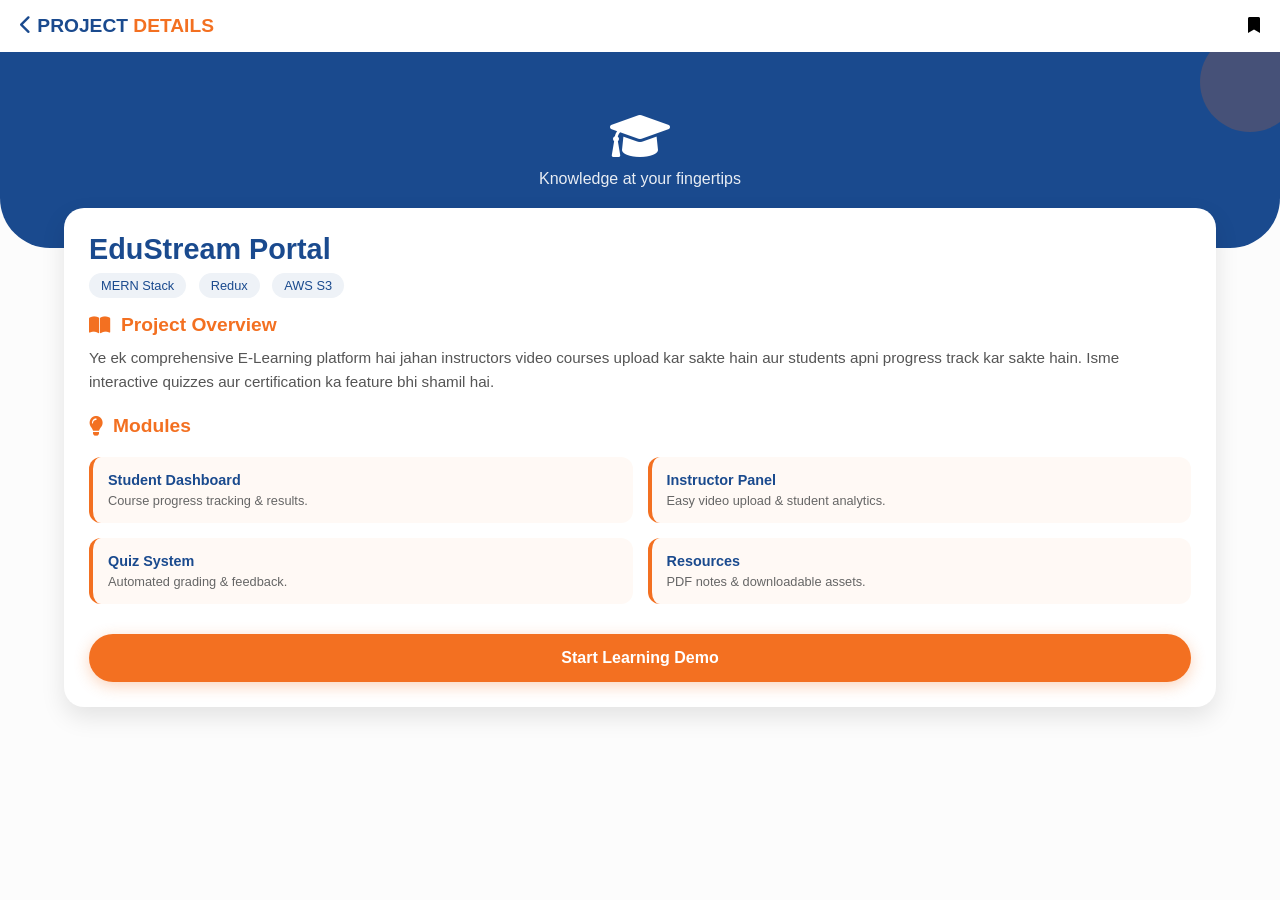
<file: attendance-project.html>
<!DOCTYPE html>
<html lang="en">
<head>
    <meta charset="UTF-8">
    <meta name="viewport" content="width=device-width, initial-scale=1.0">
    <title>E-Learning Portal - Sunstone Bhopal</title>
    <link rel="stylesheet" href="https://cdnjs.cloudflare.com/ajax/libs/font-awesome/6.0.0/css/all.min.css">
    <style>
        * { margin: 0; padding: 0; box-sizing: border-box; font-family: 'Segoe UI', sans-serif; }
        
        body { background-color: #fcfcfc; }

        header {
            display: flex;
            justify-content: space-between;
            align-items: center;
            padding: 15px 20px;
            background: white;
            box-shadow: 0 2px 5px rgba(0,0,0,0.1);
        }
        .logo { font-weight: bold; font-size: 1.2rem; color: #1a4a8e; text-decoration: none; }
        .logo span { color: #f37021; }

        .top-banner {
            background: #1a4a8e;
            padding: 60px 20px;
            text-align: center;
            color: white;
            border-bottom-left-radius: 50px;
            border-bottom-right-radius: 50px;
            position: relative;
            overflow: hidden;
        }

        /* Decorative circle for a learning vibe */
        .top-banner::after {
            content: '';
            position: absolute;
            top: -20px;
            right: -20px;
            width: 100px;
            height: 100px;
            background: rgba(243, 112, 33, 0.2);
            border-radius: 50%;
        }

        .project-container {
            max-width: 90%;
            margin: -40px auto 40px auto;
            background: white;
            padding: 25px;
            border-radius: 20px;
            box-shadow: 0 10px 25px rgba(0,0,0,0.1);
            position: relative;
            z-index: 10;
        }

        .project-title {
            color: #1a4a8e;
            font-size: 1.8rem;
            margin-bottom: 10px;
        }

        .tech-tags {
            margin-bottom: 20px;
        }

        .tech-tags span {
            background: #eef2f7;
            color: #1a4a8e;
            padding: 5px 12px;
            border-radius: 15px;
            font-size: 0.8rem;
            margin-right: 8px;
            font-weight: 500;
        }

        .project-img-box {
            width: 100%;
            height: 180px;
            background: #f8f9fa;
            border: 2px dashed #d1d9e6;
            border-radius: 15px;
            margin-bottom: 25px;
            display: flex;
            flex-direction: column;
            align-items: center;
            justify-content: center;
            color: #adb5bd;
        }

        .content-h3 {
            color: #f37021;
            margin: 20px 0 10px 0;
            font-size: 1.2rem;
            display: flex;
            align-items: center;
            gap: 10px;
        }

        .description {
            color: #555;
            line-height: 1.6;
            font-size: 0.95rem;
        }

        .learning-stats {
            display: grid;
            grid-template-columns: 1fr 1fr;
            gap: 15px;
            margin-top: 20px;
        }

        .stat-card {
            background: #fff9f5;
            padding: 15px;
            border-radius: 12px;
            border-left: 4px solid #f37021;
        }

        .stat-card h4 { color: #1a4a8e; font-size: 0.9rem; margin-bottom: 5px; }
        .stat-card p { color: #666; font-size: 0.8rem; }

        .action-btn {
            display: block;
            width: 100%;
            background: #f37021;
            color: white;
            text-align: center;
            padding: 15px;
            border-radius: 30px;
            text-decoration: none;
            font-weight: bold;
            margin-top: 30px;
            box-shadow: 0 4px 15px rgba(243, 112, 33, 0.3);
        }

    </style>
</head>
<body>

    <header>
        <a href="index.html" class="logo"><i class="fa-solid fa-chevron-left"></i> PROJECT<span> DETAILS</span></a>
        <div class="header-icons">
            <i class="fa-solid fa-bookmark"></i>
        </div>
    </header>

    <div class="top-banner">
       <i class="fa-solid fa-graduation-cap fa-3x"></i>
       <p style="margin-top: 10px; opacity: 0.9;">Knowledge at your fingertips</p>
    </div>

    <div class="project-container">
        
        <h1 class="project-title">EduStream Portal</h1>
        
        <div class="tech-tags">
            <span>MERN Stack</span>
            <span>Redux</span>
            <span>AWS S3</span>
        </div>

        <h3 class="content-h3"><i class="fa-solid fa-book-open"></i> Project Overview</h3>
        <p class="description">
            Ye ek comprehensive E-Learning platform hai jahan instructors video courses upload kar sakte hain aur students apni progress track kar sakte hain. Isme interactive quizzes aur certification ka feature bhi shamil hai.
        </p>

        <h3 class="content-h3"><i class="fa-solid fa-lightbulb"></i> Modules</h3>
        <div class="learning-stats">
            <div class="stat-card">
                <h4>Student Dashboard</h4>
                <p>Course progress tracking & results.</p>
            </div>
            <div class="stat-card">
                <h4>Instructor Panel</h4>
                <p>Easy video upload & student analytics.</p>
            </div>
            <div class="stat-card">
                <h4>Quiz System</h4>
                <p>Automated grading & feedback.</p>
            </div>
            <div class="stat-card">
                <h4>Resources</h4>
                <p>PDF notes & downloadable assets.</p>
            </div>
        </div>

        <a href="#" class="action-btn">Start Learning Demo</a>
    </div>

</body>
</html>
</file>
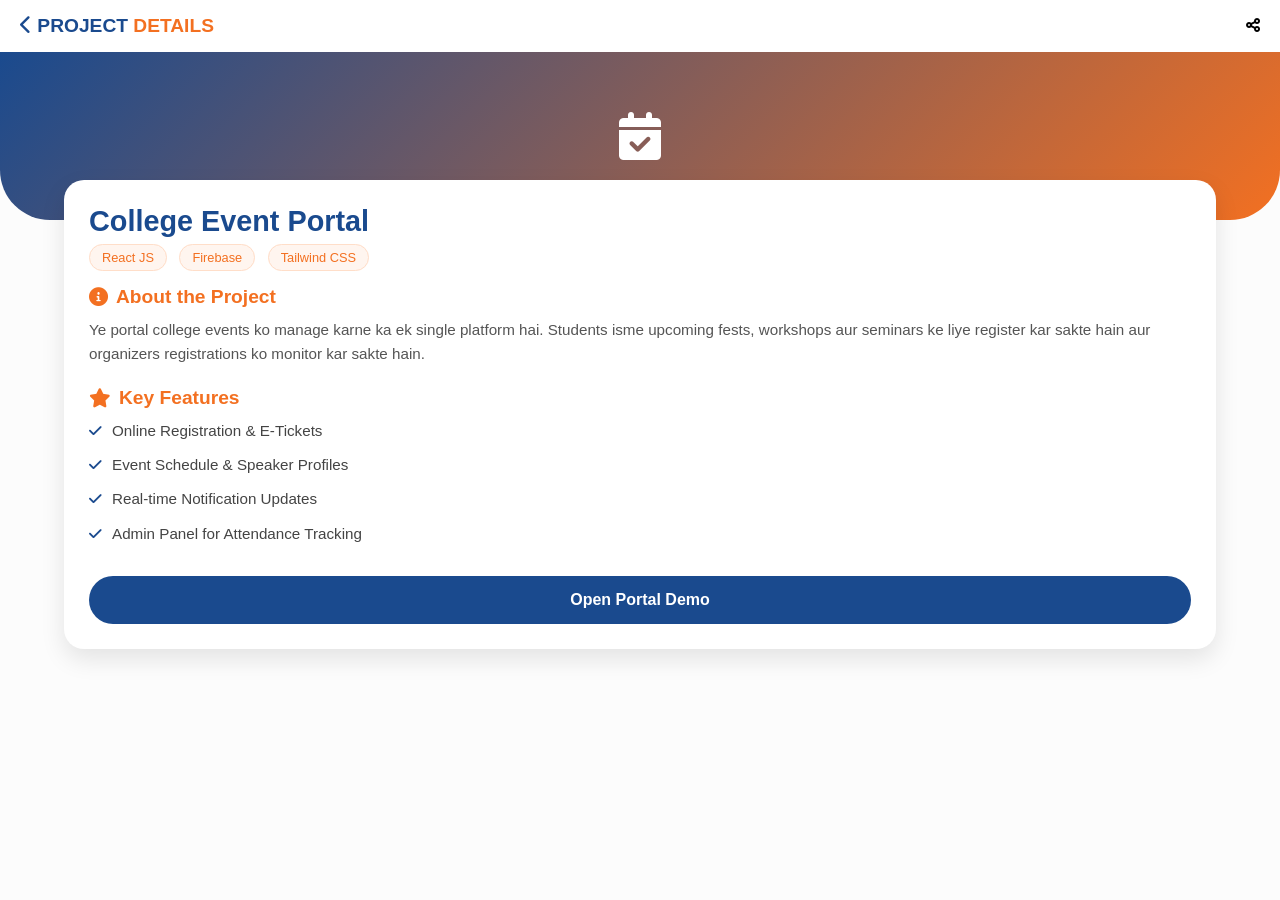
<file: colage-event-project.html>
<!DOCTYPE html>
<html lang="en">
<head>
    <meta charset="UTF-8">
    <meta name="viewport" content="width=device-width, initial-scale=1.0">
    <title>Event Portal - Sunstone Bhopal</title>
    <link rel="stylesheet" href="https://cdnjs.cloudflare.com/ajax/libs/font-awesome/6.0.0/css/all.min.css">
    <style>
        * { margin: 0; padding: 0; box-sizing: border-box; font-family: 'Segoe UI', sans-serif; }
        
        body { background-color: #fcfcfc; }

        header {
            display: flex;
            justify-content: space-between;
            align-items: center;
            padding: 15px 20px;
            background: white;
            box-shadow: 0 2px 5px rgba(0,0,0,0.1);
        }
        .logo { font-weight: bold; font-size: 1.2rem; color: #1a4a8e; text-decoration: none; }
        .logo span { color: #f37021; }

        .top-banner {
            background: linear-gradient(135deg, #1a4a8e 0%, #f37021 100%);
            padding: 60px 20px;
            text-align: center;
            color: white;
            border-bottom-left-radius: 50px;
            border-bottom-right-radius: 50px;
        }

        .project-container {
            max-width: 90%;
            margin: -40px auto 40px auto;
            background: white;
            padding: 25px;
            border-radius: 20px;
            box-shadow: 0 10px 25px rgba(0,0,0,0.1);
        }

        .project-title {
            color: #1a4a8e;
            font-size: 1.8rem;
            margin-bottom: 10px;
        }

        .tech-tags {
            margin-bottom: 20px;
        }

        .tech-tags span {
            background: #fff5ef;
            color: #f37021;
            padding: 5px 12px;
            border-radius: 15px;
            font-size: 0.8rem;
            margin-right: 8px;
            border: 1px solid #ffdec9;
        }

        .project-img {
            width: 100%;
            height: 200px;
            object-fit: cover;
            background: #eee;
            border-radius: 15px;
            margin-bottom: 25px;
            display: flex;
            align-items: center;
            justify-content: center;
            color: #999;
        }

        .content-h3 {
            color: #f37021;
            margin: 20px 0 10px 0;
            font-size: 1.2rem;
            display: flex;
            align-items: center;
            gap: 8px;
        }

        .description {
            color: #555;
            line-height: 1.6;
            font-size: 0.95rem;
        }

        .feature-list {
            list-style: none;
            padding: 0;
        }

        .feature-list li {
            margin-bottom: 10px;
            display: flex;
            align-items: center;
            gap: 10px;
            color: #444;
        }

        .feature-list i {
            color: #1a4a8e;
            font-size: 0.9rem;
        }

        .action-btn {
            display: block;
            width: 100%;
            background: #1a4a8e;
            color: white;
            text-align: center;
            padding: 15px;
            border-radius: 30px;
            text-decoration: none;
            font-weight: bold;
            margin-top: 30px;
            transition: 0.3s;
        }
        .action-btn:hover { background: #123466; transform: translateY(-2px); }

    </style>
</head>
<body>

    <header>
        <a href="index.html" class="logo"><i class="fa-solid fa-chevron-left"></i> PROJECT<span> DETAILS</span></a>
        <div class="header-icons">
            <i class="fa-solid fa-share-nodes"></i>
        </div>
    </header>

    <div class="top-banner">
       <i class="fa-solid fa-calendar-check fa-3x"></i>
    </div>

    <div class="project-container">
        
        <h1 class="project-title">College Event Portal</h1>
        
        <div class="tech-tags">
            <span>React JS</span>
            <span>Firebase</span>
            <span>Tailwind CSS</span>
        </div>

        <h3 class="content-h3"><i class="fa-solid fa-circle-info"></i> About the Project</h3>
        <p class="description">
            Ye portal college events ko manage karne ka ek single platform hai. Students isme upcoming fests, workshops aur seminars ke liye register kar sakte hain aur organizers registrations ko monitor kar sakte hain.
        </p>

        <h3 class="content-h3"><i class="fa-solid fa-star"></i> Key Features</h3>
        <ul class="feature-list description">
            <li><i class="fa-solid fa-check"></i> Online Registration & E-Tickets</li>
            <li><i class="fa-solid fa-check"></i> Event Schedule & Speaker Profiles</li>
            <li><i class="fa-solid fa-check"></i> Real-time Notification Updates</li>
            <li><i class="fa-solid fa-check"></i> Admin Panel for Attendance Tracking</li>
        </ul>

        <a href="#" class="action-btn">Open Portal Demo</a>
    </div>

</body>
</html>
</file>
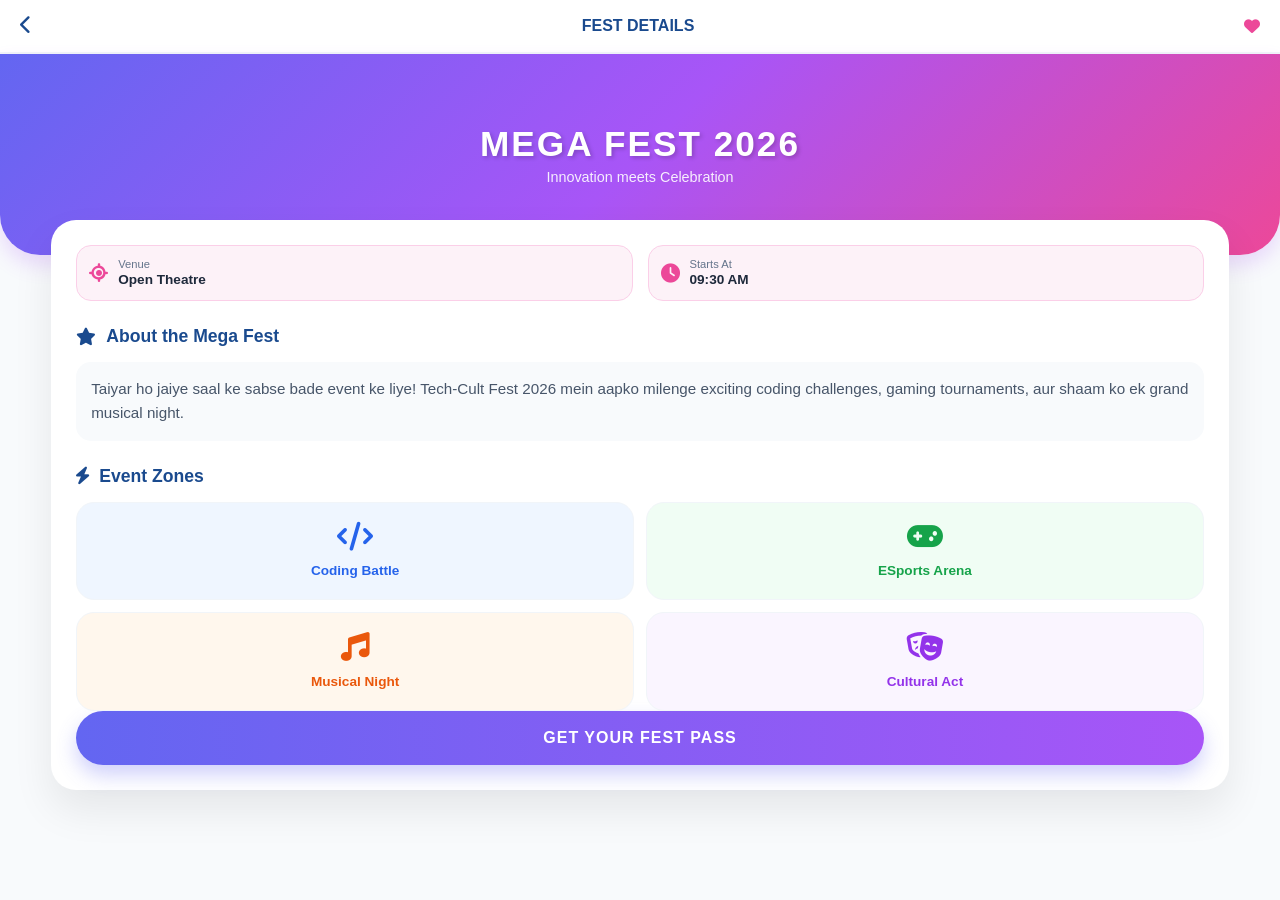
<file: cultural-fest.html>
<!DOCTYPE html>
<html lang="en">
<head>
    <meta charset="UTF-8">
    <meta name="viewport" content="width=device-width, initial-scale=1.0">
    <title>Tech-Cult Fest 2026 - Sunstone Bhopal</title>
    <link rel="stylesheet" href="https://cdnjs.cloudflare.com/ajax/libs/font-awesome/6.0.0/css/all.min.css">
    <style>
        * { margin: 0; padding: 0; box-sizing: border-box; font-family: 'Outfit', 'Segoe UI', sans-serif; }
        
        body { background-color: #f8fafc; }

        header {
            display: flex;
            justify-content: space-between;
            align-items: center;
            padding: 15px 20px;
            background: white;
            border-bottom: 2px solid #f1f5f9;
        }
        .back-link { color: #1a4a8e; text-decoration: none; font-size: 1.2rem; }

        /* Festive Gradient Banner */
        .fest-banner {
            background: linear-gradient(135deg, #6366f1 0%, #a855f7 50%, #ec4899 100%);
            padding: 70px 20px;
            text-align: center;
            color: white;
            border-bottom-left-radius: 40px;
            border-bottom-right-radius: 40px;
            box-shadow: 0 10px 20px rgba(168, 85, 247, 0.2);
        }

        .fest-banner h1 { font-size: 2.2rem; text-transform: uppercase; letter-spacing: 2px; text-shadow: 2px 2px 4px rgba(0,0,0,0.2); }
        .fest-banner p { font-size: 0.9rem; opacity: 0.9; margin-top: 5px; font-weight: 300; }

        .content-card {
            max-width: 92%;
            margin: -35px auto 40px auto;
            background: white;
            padding: 25px;
            border-radius: 25px;
            box-shadow: 0 20px 40px rgba(0,0,0,0.08);
        }

        .quick-info {
            display: grid;
            grid-template-columns: 1fr 1fr;
            gap: 15px;
            margin-bottom: 25px;
        }

        .info-box {
            background: #fdf2f8;
            padding: 12px;
            border-radius: 15px;
            display: flex;
            align-items: center;
            gap: 10px;
            border: 1px solid #fbcfe8;
        }
        .info-box i { color: #ec4899; font-size: 1.2rem; }
        .info-box div span { display: block; font-size: 0.7rem; color: #64748b; }
        .info-box div strong { font-size: 0.85rem; color: #1e293b; }

        .section-label {
            color: #1a4a8e;
            font-size: 1.1rem;
            margin-bottom: 15px;
            display: flex;
            align-items: center;
            gap: 10px;
        }

        /* Event Categories Grid */
        .category-grid {
            display: grid;
            grid-template-columns: repeat(2, 1fr);
            gap: 12px;
        }

        .category-item {
            padding: 20px 10px;
            border-radius: 18px;
            text-align: center;
            transition: 0.3s;
            border: 1px solid #f1f5f9;
        }
        .category-item i { font-size: 1.8rem; margin-bottom: 10px; display: block; }
        .category-item span { font-weight: 600; font-size: 0.85rem; }

        /* Specific colors for categories */
        .tech { background: #eff6ff; color: #2563eb; }
        .music { background: #fff7ed; color: #ea580c; }
        .gaming { background: #f0fdf4; color: #16a34a; }
        .dance { background: #faf5ff; color: #9333ea; }

        .fest-description {
            font-size: 0.95rem;
            color: #475569;
            line-height: 1.6;
            margin-bottom: 25px;
            padding: 15px;
            background: #f8fafc;
            border-radius: 15px;
        }

        .fest-btn {
            display: block;
            width: 100%;
            background: linear-gradient(to right, #6366f1, #a855f7);
            color: white;
            text-align: center;
            padding: 18px;
            border-radius: 50px;
            text-decoration: none;
            font-weight: 700;
            text-transform: uppercase;
            letter-spacing: 1px;
            box-shadow: 0 10px 20px rgba(99, 102, 241, 0.3);
        }
    </style>
</head>
<body>

    <header>
        <a href="index.html" class="back-link"><i class="fa-solid fa-chevron-left"></i></a>
        <span style="font-weight: 700; color: #1a4a8e;">FEST DETAILS</span>
        <i class="fa-solid fa-heart" style="color: #ec4899;"></i>
    </header>

    <div class="fest-banner">
        <h1>Mega Fest 2026</h1>
        <p>Innovation meets Celebration</p>
    </div>

    <div class="content-card">
        <div class="quick-info">
            <div class="info-box">
                <i class="fa-solid fa-location-crosshairs"></i>
                <div>
                    <span>Venue</span>
                    <strong>Open Theatre</strong>
                </div>
            </div>
            <div class="info-box">
                <i class="fa-solid fa-clock"></i>
                <div>
                    <span>Starts At</span>
                    <strong>09:30 AM</strong>
                </div>
            </div>
        </div>

        <h3 class="section-label"><i class="fa-solid fa-star"></i> About the Mega Fest</h3>
        <p class="fest-description">
            Taiyar ho jaiye saal ke sabse bade event ke liye! Tech-Cult Fest 2026 mein aapko milenge exciting coding challenges, gaming tournaments, aur shaam ko ek grand musical night.
        </p>

        <h3 class="section-label"><i class="fa-solid fa-bolt"></i> Event Zones</h3>
        <div class="category-grid">
            <div class="category-item tech">
                <i class="fa-solid fa-code"></i>
                <span>Coding Battle</span>
            </div>
            <div class="category-item gaming">
                <i class="fa-solid fa-gamepad"></i>
                <span>ESports Arena</span>
            </div>
            <div class="category-item music">
                <i class="fa-solid fa-music"></i>
                <span>Musical Night</span>
            </div>
            <div class="category-item dance">
                <i class="fa-solid fa-masks-theater"></i>
                <span>Cultural Act</span>
            </div>
        </div>

        <a href="#" class="fest-btn">Get Your Fest Pass</a>
    </div>

</body>
</html>
</file>
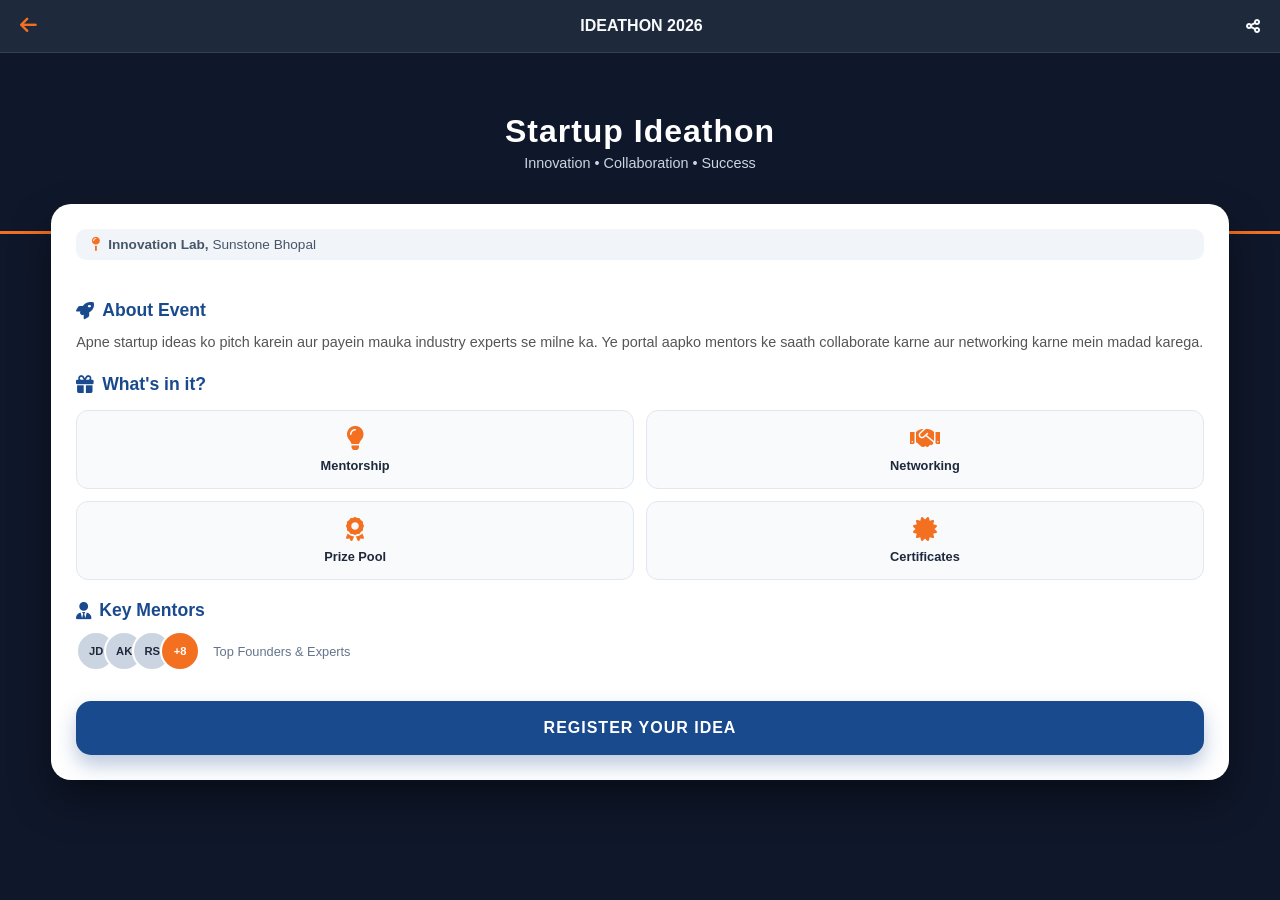
<file: ideathon.html>
<!DOCTYPE html>
<html lang="en">
<head>
    <meta charset="UTF-8">
    <meta name="viewport" content="width=device-width, initial-scale=1.0">
    <title>Ideathon 2026 - Sunstone Bhopal</title>
    <link rel="stylesheet" href="https://cdnjs.cloudflare.com/ajax/libs/font-awesome/6.0.0/css/all.min.css">
    <style>
        * { margin: 0; padding: 0; box-sizing: border-box; font-family: 'Inter', sans-serif; }
        
        body { background-color: #0f172a; color: #f8fafc; } /* Dark Professional Theme */

        header {
            display: flex;
            justify-content: space-between;
            align-items: center;
            padding: 15px 20px;
            background: #1e293b;
            border-bottom: 1px solid #334155;
        }
        .back-link { color: #f37021; text-decoration: none; font-size: 1.2rem; }

        .hero-section {
            background: linear-gradient(rgba(15, 23, 42, 0.7), rgba(15, 23, 42, 0.8)), 
                        url('https://images.unsplash.com/photo-1559136555-9303baea8ebd?auto=format&fit=crop&q=80&w=1000');
            background-size: cover;
            padding: 60px 20px;
            text-align: center;
            border-bottom: 3px solid #f37021;
        }

        .hero-section h1 { font-size: 2rem; letter-spacing: 1px; color: #fff; }
        .hero-section p { color: #cbd5e1; font-size: 0.9rem; margin-top: 5px; }

        .main-card {
            max-width: 92%;
            margin: -30px auto 40px auto;
            background: #ffffff;
            color: #1e293b;
            padding: 25px;
            border-radius: 20px;
            box-shadow: 0 20px 40px rgba(0,0,0,0.4);
        }

        .location-tag {
            display: inline-flex;
            align-items: center;
            gap: 8px;
            background: #f1f5f9;
            padding: 8px 15px;
            border-radius: 10px;
            margin-bottom: 20px;
            font-size: 0.85rem;
            color: #475569;
            width: 100%;
        }
        .location-tag i { color: #f37021; }

        .section-h3 {
            color: #1a4a8e;
            font-size: 1.1rem;
            margin: 20px 0 10px 0;
            display: flex;
            align-items: center;
            gap: 8px;
        }

        /* Perks Grid */
        .perks-container {
            display: grid;
            grid-template-columns: 1fr 1fr;
            gap: 12px;
            margin-top: 15px;
        }
        .perk-card {
            background: #f8fafc;
            border: 1px solid #e2e8f0;
            padding: 15px;
            border-radius: 12px;
            text-align: center;
        }
        .perk-card i { color: #f37021; font-size: 1.5rem; margin-bottom: 8px; }
        .perk-card span { display: block; font-size: 0.8rem; font-weight: 600; color: #1e293b; }

        /* Mentors Avatar Group */
        .mentors-group {
            display: flex;
            align-items: center;
            margin-top: 10px;
        }
        .avatar {
            width: 40px;
            height: 40px;
            border-radius: 50%;
            border: 2px solid white;
            background: #cbd5e1;
            margin-right: -12px;
            display: flex;
            align-items: center;
            justify-content: center;
            font-size: 0.7rem;
            font-weight: bold;
        }

        .cta-button {
            display: block;
            width: 100%;
            background: #1a4a8e;
            color: white;
            text-align: center;
            padding: 18px;
            border-radius: 15px;
            text-decoration: none;
            font-weight: 700;
            margin-top: 30px;
            text-transform: uppercase;
            letter-spacing: 1px;
            box-shadow: 0 10px 20px rgba(26, 74, 142, 0.3);
        }
    </style>
</head>
<body>

    <header>
        <a href="index.html" class="back-link"><i class="fa-solid fa-arrow-left"></i></a>
        <div style="font-weight: bold; font-size: 1rem;">IDEATHON 2026</div>
        <i class="fa-solid fa-share-nodes"></i>
    </header>

    <div class="hero-section">
        <h1>Startup Ideathon</h1>
        <p>Innovation • Collaboration • Success</p>
    </div>

    <div class="main-card">
        <div class="location-tag">
            <i class="fa-solid fa-map-pin"></i>
            <span><strong>Innovation Lab,</strong> Sunstone Bhopal</span>
        </div>

        <h3 class="section-h3"><i class="fa-solid fa-rocket"></i> About Event</h3>
        <p style="font-size: 0.9rem; line-height: 1.6; color: #555;">
            Apne startup ideas ko pitch karein aur payein mauka industry experts se milne ka. Ye portal aapko mentors ke saath collaborate karne aur networking karne mein madad karega.
        </p>

        <h3 class="section-h3"><i class="fa-solid fa-gift"></i> What's in it?</h3>
        <div class="perks-container">
            <div class="perk-card">
                <i class="fa-solid fa-lightbulb"></i>
                <span>Mentorship</span>
            </div>
            <div class="perk-card">
                <i class="fa-solid fa-handshake"></i>
                <span>Networking</span>
            </div>
            <div class="perk-card">
                <i class="fa-solid fa-award"></i>
                <span>Prize Pool</span>
            </div>
            <div class="perk-card">
                <i class="fa-solid fa-certificate"></i>
                <span>Certificates</span>
            </div>
        </div>

        <h3 class="section-h3"><i class="fa-solid fa-user-tie"></i> Key Mentors</h3>
        <div class="mentors-group">
            <div class="avatar">JD</div>
            <div class="avatar">AK</div>
            <div class="avatar">RS</div>
            <div class="avatar" style="background: #f37021; color: white;">+8</div>
            <span style="margin-left: 25px; font-size: 0.8rem; color: #64748b;">Top Founders & Experts</span>
        </div>

        <a href="#" class="cta-button">Register Your Idea</a>
    </div>

</body>
</html>
</file>
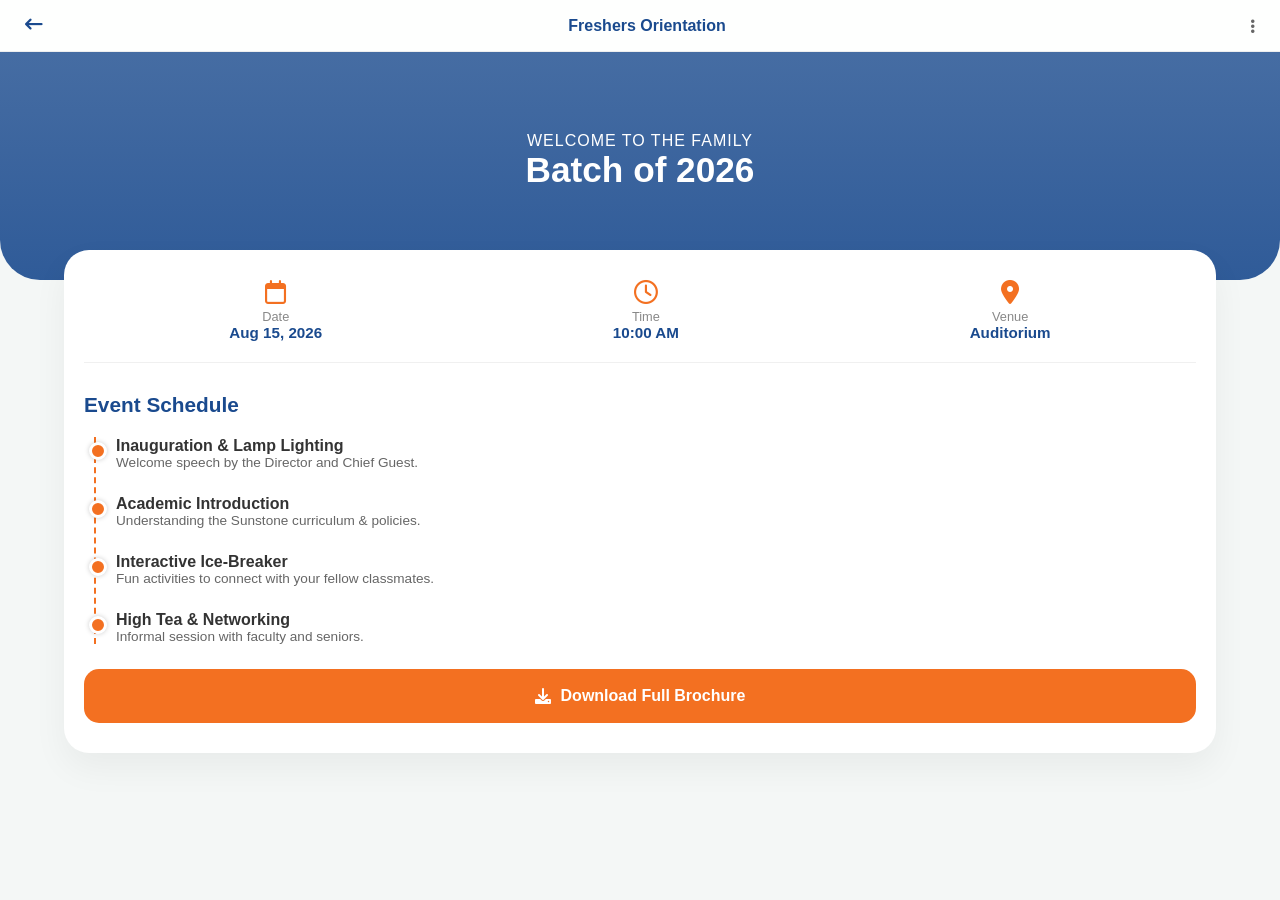
<file: orientation-detail.html>
<!DOCTYPE html>
<html lang="en">
<head>
    <meta charset="UTF-8">
    <meta name="viewport" content="width=device-width, initial-scale=1.0">
    <title>Orientation 2026 - Sunstone Bhopal</title>
    <link rel="stylesheet" href="https://cdnjs.cloudflare.com/ajax/libs/font-awesome/6.0.0/css/all.min.css">
    <style>
        * { margin: 0; padding: 0; box-sizing: border-box; font-family: 'Poppins', sans-serif; }
        
        body { background-color: #f4f7f6; color: #333; }

        /* Different Header Style */
        .glass-header {
            background: rgba(255, 255, 255, 0.95);
            padding: 15px 25px;
            display: flex;
            justify-content: space-between;
            align-items: center;
            position: sticky;
            top: 0;
            z-index: 1000;
            border-bottom: 1px solid #eee;
        }

        .back-btn { color: #1a4a8e; text-decoration: none; font-size: 1.1rem; }

        /* New Banner Design: Minimalist with a focus on text */
        .welcome-section {
            background: linear-gradient(rgba(26, 74, 142, 0.8), rgba(26, 74, 142, 0.9)), 
                        url('https://images.unsplash.com/photo-1523580494863-6f3031224c94?auto=format&fit=crop&q=80&w=1000');
            background-size: cover;
            background-position: center;
            padding: 80px 20px;
            text-align: center;
            color: white;
            border-bottom-left-radius: 40px;
            border-bottom-right-radius: 40px;
        }

        .welcome-section h1 { font-size: 2.2rem; margin-bottom: 10px; }
        .welcome-section p { font-weight: 300; letter-spacing: 1px; }

        .detail-card {
            max-width: 90%;
            margin: -30px auto 30px auto;
            background: white;
            padding: 30px 20px;
            border-radius: 25px;
            box-shadow: 0 15px 35px rgba(0,0,0,0.05);
        }

        .info-row {
            display: flex;
            justify-content: space-around;
            margin-bottom: 30px;
            padding-bottom: 20px;
            border-bottom: 1px solid #f0f0f0;
        }

        .info-item { text-align: center; }
        .info-item i { color: #f37021; font-size: 1.5rem; margin-bottom: 5px; }
        .info-item span { display: block; font-size: 0.8rem; color: #888; }
        .info-item strong { font-size: 0.95rem; color: #1a4a8e; }

        /* Timeline Section - The "Different" Element */
        .timeline-title { color: #1a4a8e; margin-bottom: 20px; font-size: 1.3rem; }
        
        .timeline {
            border-left: 2px dashed #f37021;
            margin-left: 10px;
            padding-left: 20px;
            position: relative;
        }

        .timeline-event {
            position: relative;
            margin-bottom: 25px;
        }

        .timeline-event::before {
            content: '';
            position: absolute;
            left: -27px;
            top: 5px;
            width: 12px;
            height: 12px;
            background: #f37021;
            border-radius: 50%;
            border: 3px solid white;
            box-shadow: 0 0 5px rgba(0,0,0,0.2);
        }

        .timeline-event h4 { font-size: 1rem; color: #333; }
        .timeline-event p { font-size: 0.85rem; color: #666; }

        .cta-btn {
            display: flex;
            align-items: center;
            justify-content: center;
            gap: 10px;
            background: #f37021;
            color: white;
            text-decoration: none;
            padding: 18px;
            border-radius: 15px;
            font-weight: 600;
            transition: 0.3s;
            margin-top: 20px;
        }

        .cta-btn:active { transform: scale(0.98); }
    </style>
</head>
<body>

    <div class="glass-header">
        <a href="index.html" class="back-btn"><i class="fa-solid fa-arrow-left-long"></i></a>
        <span style="font-weight: 600; color: #1a4a8e;">Freshers Orientation</span>
        <i class="fa-solid fa-ellipsis-vertical" style="color: #666;"></i>
    </div>

    <div class="welcome-section">
        <p>WELCOME TO THE FAMILY</p>
        <h1>Batch of 2026</h1>
    </div>

    <div class="detail-card">
        <div class="info-row">
            <div class="info-item">
                <i class="fa-regular fa-calendar"></i>
                <span>Date</span>
                <strong>Aug 15, 2026</strong>
            </div>
            <div class="info-item">
                <i class="fa-regular fa-clock"></i>
                <span>Time</span>
                <strong>10:00 AM</strong>
            </div>
            <div class="info-item">
                <i class="fa-solid fa-location-dot"></i>
                <span>Venue</span>
                <strong>Auditorium</strong>
            </div>
        </div>

        <h3 class="timeline-title">Event Schedule</h3>
        
        <div class="timeline">
            <div class="timeline-event">
                <h4>Inauguration & Lamp Lighting</h4>
                <p>Welcome speech by the Director and Chief Guest.</p>
            </div>
            <div class="timeline-event">
                <h4>Academic Introduction</h4>
                <p>Understanding the Sunstone curriculum & policies.</p>
            </div>
            <div class="timeline-event">
                <h4>Interactive Ice-Breaker</h4>
                <p>Fun activities to connect with your fellow classmates.</p>
            </div>
            <div class="timeline-event">
                <h4>High Tea & Networking</h4>
                <p>Informal session with faculty and seniors.</p>
            </div>
        </div>

        <a href="#" class="cta-btn">
            <i class="fa-solid fa-download"></i> Download Full Brochure
        </a>
    </div>

</body>
</html>
</file>
